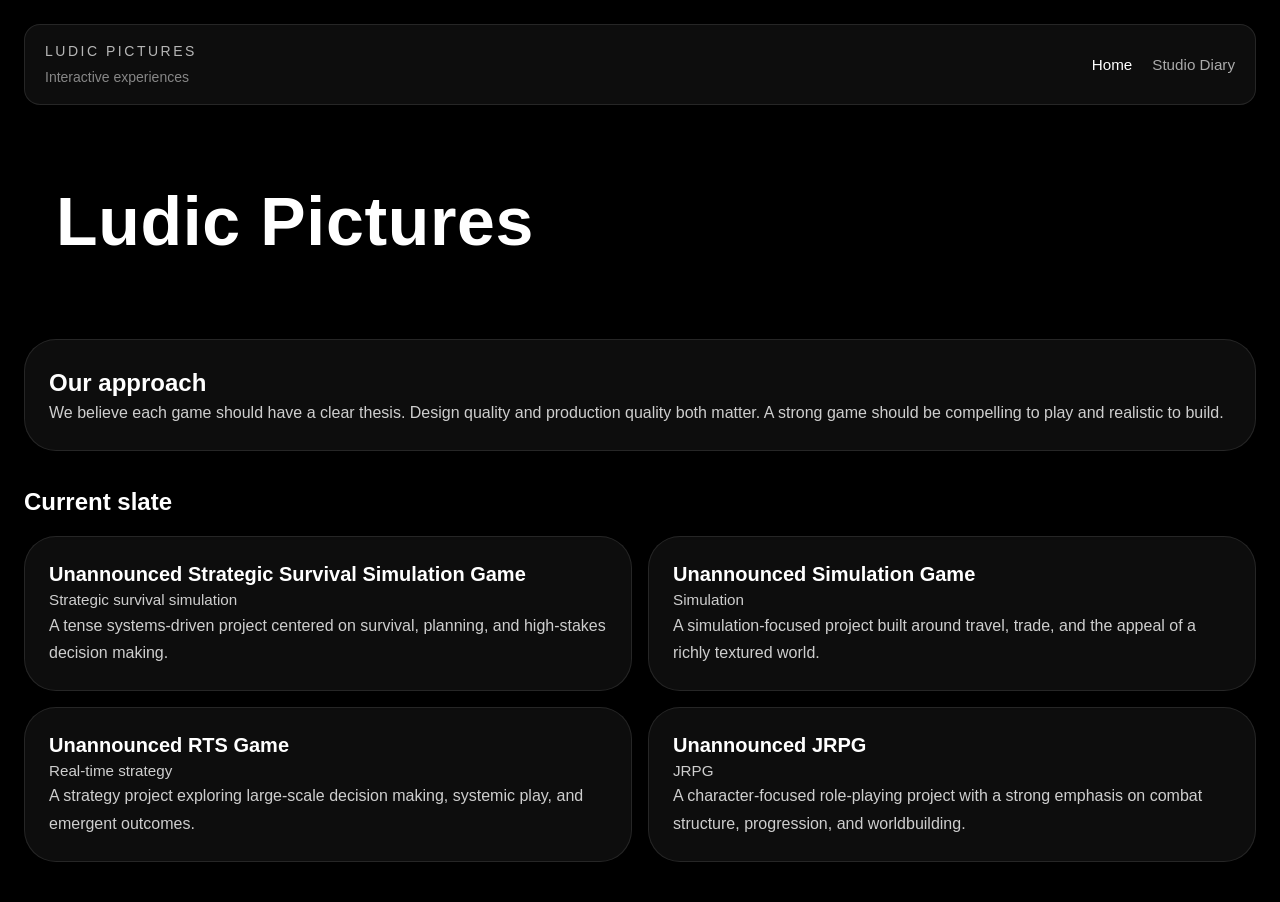
<file: index.html>
<!DOCTYPE html>
<html lang="en">
<head>
  <meta charset="UTF-8" />
  <meta name="viewport" content="width=device-width, initial-scale=1.0" />
  <title>Ludic Pictures</title>
  <link rel="stylesheet" href="style.css" />
</head>
<body>
  <div class="site-shell">
    <header class="topbar">
      <div class="topbar-brand">
        <div class="topbar-title">Ludic Pictures</div>
        <div class="topbar-subtitle">Interactive experiences</div>
      </div>

      <nav class="topbar-nav">
        <a class="nav-link active" href="index.html">Home</a>
        <a class="nav-link" href="diary.html">Studio Diary</a>
      </nav>
    </header>

    <main class="main-content">
      <section class="hero">
        <h1>Ludic Pictures</h1>
      </section>

      <section class="card">
        <div class="card-header">
          <h2>Our approach</h2>
        </div>
        <div class="card-body">
          <p>
            We believe each game should have a clear thesis. Design quality and production quality both matter.
            A strong game should be compelling to play and realistic to build.
          </p>
        </div>
      </section>

      <section class="slate-section">
        <div class="section-heading">
          <h2>Current slate</h2>
        </div>

        <div class="project-grid">
          <article class="card project-card">
            <div class="card-header">
              <h3>Unannounced Strategic Survival Simulation Game</h3>
              <p class="project-genre">Strategic survival simulation</p>
            </div>
            <div class="card-body">
              <p>A tense systems-driven project centered on survival, planning, and high-stakes decision making.</p>
            </div>
          </article>

          <article class="card project-card">
            <div class="card-header">
              <h3>Unannounced Simulation Game</h3>
              <p class="project-genre">Simulation</p>
            </div>
            <div class="card-body">
              <p>A simulation-focused project built around travel, trade, and the appeal of a richly textured world.</p>
            </div>
          </article>

          <article class="card project-card">
            <div class="card-header">
              <h3>Unannounced RTS Game</h3>
              <p class="project-genre">Real-time strategy</p>
            </div>
            <div class="card-body">
              <p>A strategy project exploring large-scale decision making, systemic play, and emergent outcomes.</p>
            </div>
          </article>

          <article class="card project-card">
            <div class="card-header">
              <h3>Unannounced JRPG</h3>
              <p class="project-genre">JRPG</p>
            </div>
            <div class="card-body">
              <p>A character-focused role-playing project with a strong emphasis on combat structure, progression, and worldbuilding.</p>
            </div>
          </article>
        </div>
      </section>
    </main>
  </div>
</body>
</html>
</file>
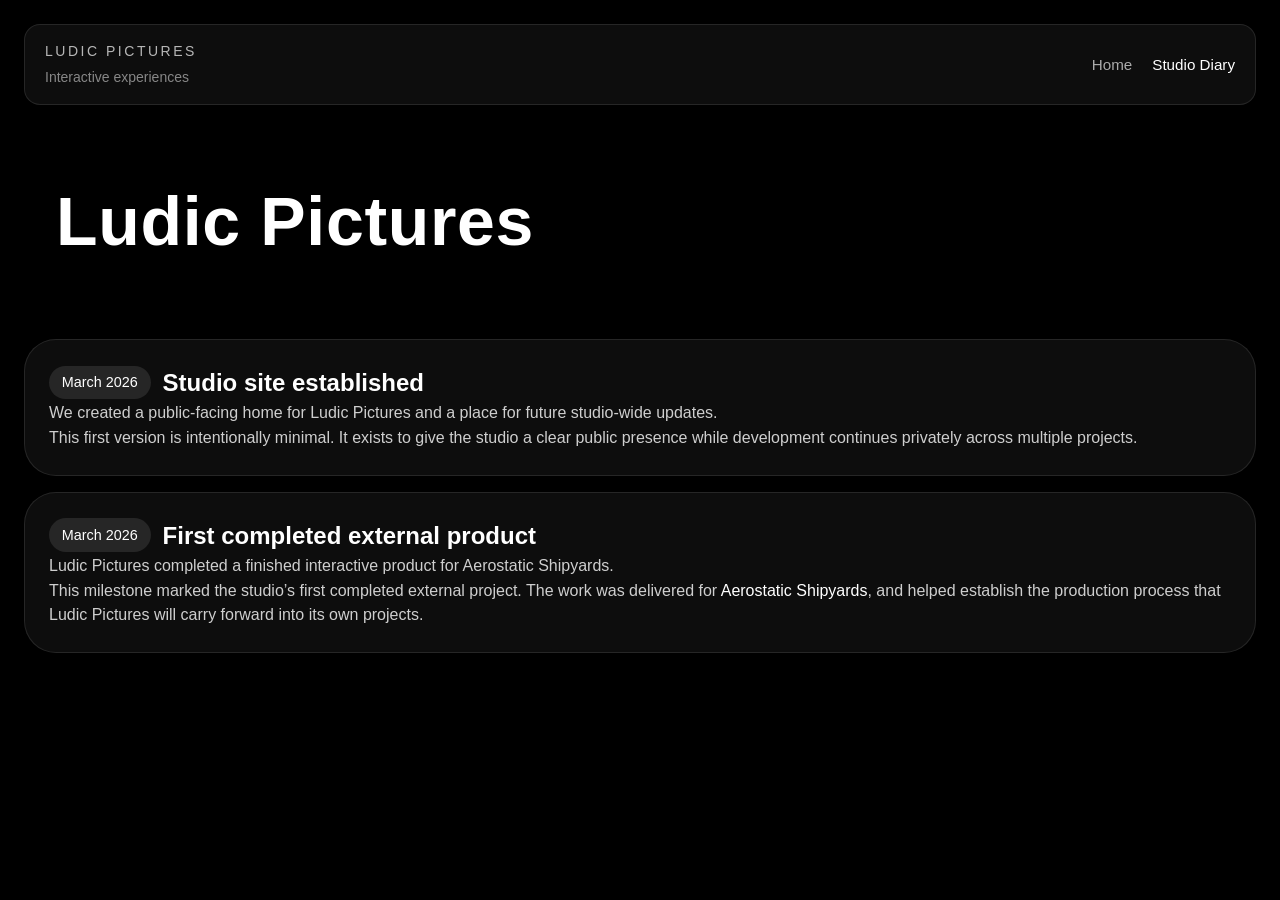
<file: diary.html>
<!DOCTYPE html>
<html lang="en">
<head>
  <meta charset="UTF-8" />
  <meta name="viewport" content="width=device-width, initial-scale=1.0" />
  <title>Studio Diary | Ludic Pictures</title>
  <link rel="stylesheet" href="style.css" />
</head>
<body>
  <div class="site-shell">
    <header class="topbar">
      <div class="topbar-brand">
        <div class="topbar-title">Ludic Pictures</div>
        <div class="topbar-subtitle">Interactive experiences</div>
      </div>

      <nav class="topbar-nav">
        <a class="nav-link" href="index.html">Home</a>
        <a class="nav-link active" href="diary.html">Studio Diary</a>
      </nav>
    </header>

    <main class="main-content">
      <section class="hero">
        <h1>Ludic Pictures</h1>
      </section>

      <section class="diary-list">
        <article class="card diary-card">
          <div class="card-header">
            <div class="diary-title-row">
              <span class="date-badge">March 2026</span>
              <h2>Studio site established</h2>
            </div>
            <p class="diary-summary">
              We created a public-facing home for Ludic Pictures and a place for future studio-wide updates.
            </p>
          </div>
          <div class="card-body">
            <p>
              This first version is intentionally minimal. It exists to give the studio a clear public presence while development continues privately across multiple projects.
            </p>
          </div>
        </article>

        <article class="card diary-card">
          <div class="card-header">
            <div class="diary-title-row">
              <span class="date-badge">March 2026</span>
              <h2>First completed external product</h2>
            </div>
            <p class="diary-summary">
              Ludic Pictures completed a finished interactive product for Aerostatic Shipyards.
            </p>
          </div>
          <div class="card-body">
            <p>
              This milestone marked the studio’s first completed external project. The work was delivered for
              <a href="https://aerostaticshipyards.ca" target="_blank" rel="noopener noreferrer">Aerostatic Shipyards</a>,
              and helped establish the production process that Ludic Pictures will carry forward into its own projects.
            </p>
          </div>
        </article>
      </section>
    </main>
  </div>
</body>
</html>
</file>
<file: style.css>
:root {
  --bg: #000000;
  --panel: rgba(255, 255, 255, 0.05);
  --panel-border: rgba(255, 255, 255, 0.10);
  --text: #ffffff;
  --text-soft: rgba(255, 255, 255, 0.80);
  --text-muted: rgba(255, 255, 255, 0.60);
  --text-faint: rgba(255, 255, 255, 0.50);
  --text-nav: rgba(255, 255, 255, 0.65);
  --badge: rgba(255, 255, 255, 0.10);
  --radius-lg: 2rem;
  --radius-md: 1rem;
}

* {
  box-sizing: border-box;
}

html {
  font-size: 16px;
}

body {
  margin: 0;
  background: var(--bg);
  color: var(--text);
  font-family: Arial, Helvetica, sans-serif;
  line-height: 1.55;
}

a {
  color: var(--text);
  text-decoration: none;
}

a:hover {
  text-decoration: underline;
}

.site-shell {
  max-width: 80rem;
  margin: 0 auto;
  padding: 1.5rem 1.5rem 2.5rem;
}

.topbar {
  margin-bottom: 2rem;
  padding: 1rem 1.25rem;
  border: 1px solid var(--panel-border);
  border-radius: 1rem;
  background: var(--panel);
  display: flex;
  align-items: center;
  justify-content: space-between;
  gap: 1rem;
}

.topbar-brand {
  display: flex;
  flex-direction: column;
}

.topbar-title {
  font-size: 0.875rem;
  letter-spacing: 0.18em;
  text-transform: uppercase;
  color: rgba(255, 255, 255, 0.70);
}

.topbar-subtitle {
  margin-top: 0.25rem;
  font-size: 0.875rem;
  color: var(--text-faint);
}

.topbar-nav {
  display: flex;
  align-items: center;
  gap: 1.25rem;
}

.nav-link {
  font-size: 0.95rem;
  color: var(--text-nav);
  transition: color 0.15s ease;
}

.nav-link:hover,
.nav-link.active {
  color: var(--text);
  text-decoration: none;
}

.main-content {
  display: flex;
  flex-direction: column;
  gap: 2rem;
}

.hero {
  padding: 2rem 2rem;
}

.hero h1 {
  margin: 0;
  font-size: clamp(2.85rem, 6vw, 4.25rem);
  font-weight: 600;
  letter-spacing: 0.01em;
}

.card {
  border: 1px solid var(--panel-border);
  border-radius: var(--radius-lg);
  background: var(--panel);
  color: var(--text);
}

.card-header {
  padding: 1.5rem 1.5rem 0;
}

.card-body {
  padding: 0 1.5rem 1.5rem;
}

.card h2,
.card h3 {
  margin: 0;
  font-weight: 600;
}

.card h2 {
  font-size: 1.5rem;
}

.card h3 {
  font-size: 1.25rem;
  line-height: 1.35;
}

.card p {
  margin: 0;
  color: var(--text-soft);
}

.card-body p + p {
  margin-top: 1rem;
}

.slate-section {
  display: flex;
  flex-direction: column;
  gap: 1rem;
}

.section-heading h2 {
  margin: 0;
  font-size: 1.5rem;
  font-weight: 600;
}

.project-grid {
  display: grid;
  gap: 1rem;
  grid-template-columns: repeat(2, minmax(0, 1fr));
}

.project-card .card-body p {
  line-height: 1.7;
}

.project-genre {
  margin-top: 0.4rem;
  font-size: 0.95rem;
  color: rgba(255, 255, 255, 0.55);
}

.diary-list {
  display: flex;
  flex-direction: column;
  gap: 1rem;
}

.diary-title-row {
  display: flex;
  flex-wrap: wrap;
  align-items: center;
  gap: 0.75rem;
}

.diary-title-row h2 {
  font-size: 1.5rem;
}

.date-badge {
  display: inline-flex;
  align-items: center;
  border-radius: 999px;
  padding: 0.35rem 0.8rem;
  background: var(--badge);
  color: var(--text);
  font-size: 0.9rem;
}

.diary-summary {
  margin-top: 0.75rem;
  font-size: 1rem;
  color: var(--text-muted);
}

@media (max-width: 800px) {
  .site-shell {
    padding: 1rem 1rem 2rem;
  }

  .topbar {
    flex-direction: column;
    align-items: flex-start;
  }

  .topbar-nav {
    gap: 1rem;
  }

  .hero {
    padding: 1rem 0.25rem 0.5rem;
  }

  .project-grid {
    grid-template-columns: 1fr;
  }

  .card-header {
    padding: 1.25rem 1.25rem 0;
  }

  .card-body {
    padding: 0 1.25rem 1.25rem;
  }
}
</file>
